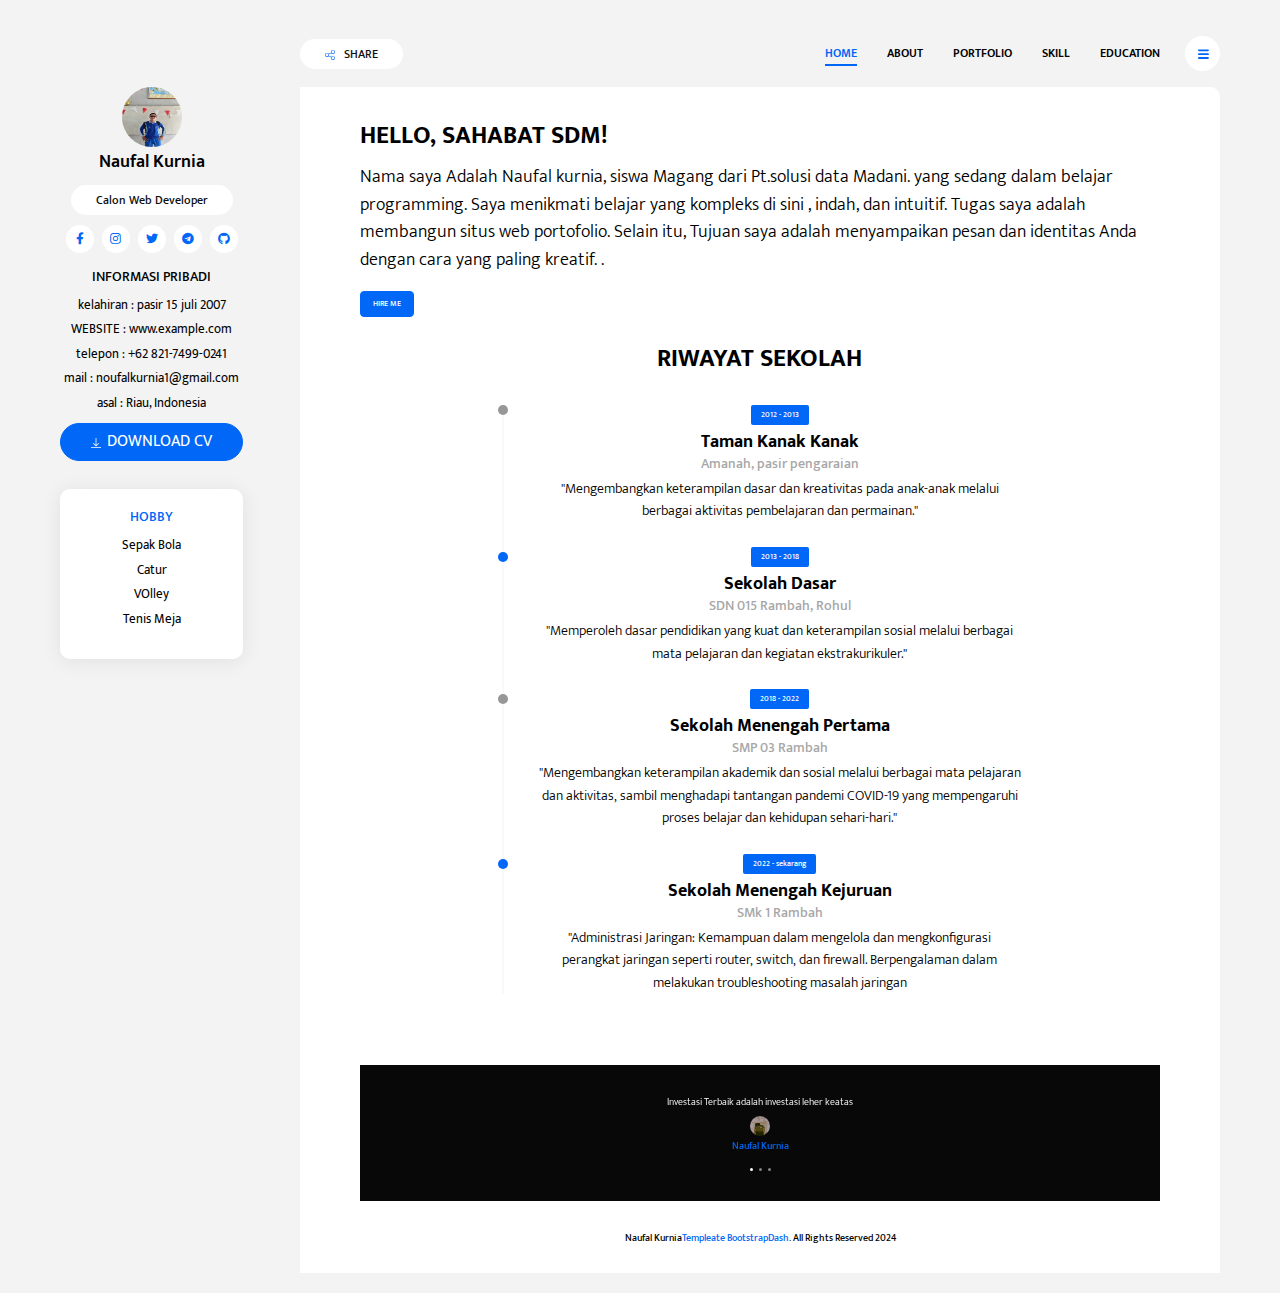
<file: index.html>
<!DOCTYPE html>
<html lang="en">

<head>
    <meta charset="UTF-8">
    <meta name="viewport" content="width=device-width, initial-scale=1.0">
    <meta http-equiv="X-UA-Compatible" content="ie=edge">
    <title>CV :: Home</title>
    <link href="https://fonts.googleapis.com/css?family=Mukta:300,400,500,600,700&display=swap" rel="stylesheet">
    <link rel="stylesheet" href="assets/vendors/@fortawesome/fontawesome-free/css/all.min.css">
    <link rel="stylesheet" href="assets/css/live-resume.css">
    <link rel="stylesheet" href="style.css">
</head>

<body>
    <header>
        <button class="btn btn-white btn-share ml-auto mr-3 ml-md-0 mr-md-auto"><img src="assets/images/share.svg" alt="share" class="btn-img">
            SHARE</button>
        <nav class="collapsible-nav" id="collapsible-nav">

            <a href="index.html" class="nav-link active ">HOME</a>
            <a href="about.html" class="nav-link">ABOUT</a>
            <a href="portfolio.html" class="nav-link">PORTFOLIO</a>
            <a href="experience.html" class="nav-link">skill</a>
            <a href="education.html" class="nav-link">Education</a>
            <a href="contact.html" class="nav-link">CONTACT</a>
        
        </nav>
        <button class="btn btn-menu-toggle btn-white rounded-circle" data-toggle="collapsible-nav"
            data-target="collapsible-nav"><img src="assets/images/hamburger.svg" alt="hamburger"></button>
    </header>
    <div class="content-wrapper">
        <aside>
            <div class="profile-img-wrapper">
                <img src="assets/images/bio9.jpg" alt="profile">
            </div>
            <h1 class="profile-name">Naufal Kurnia</h1>
            <div class="text-center">
                <span class="badge badge-white badge-pill profile-designation">Calon Web Developer</span>
            </div>
            <nav class="social-links">
                <a href="#!" class="social-link"><i class="fab fa-facebook-f"></i></a>
                <a href="#!" class="social-link"><i class="fab fa-instagram"></i></a>
                <a href="#!" class="social-link"><i class="fab fa-twitter"></i></a>
                <a href="#!" class="social-link"><i class="fab fa-telegram"></i></a>
                <a href="#!" class="social-link"><i class="fab fa-github"></i></a>
            </nav>
            <div class="widget">
                <h5 class="widget-title">Informasi Pribadi</h5>
                <div class="widget-content">
                    <p>kelahiran : pasir 15 juli 2007</p>
                    <p>WEBSITE : www.example.com</p>
                    <p>telepon : +62 821-7499-0241</p>
                    <p>mail : noufalkurnia1@gmail.com</p>
                    <p>asal : Riau, Indonesia</p>
                    <button class="btn btn-download-cv btn-primary rounded-pill"> <img src="assets/images/download.svg" alt="download"
                        class="btn-img">DOWNLOAD CV </button>
                </div>
            </div>
            <div class="widget card">
                <div class="card-body">
                    <div class="widget-content">
                        <h5 class="widget-title card-title">HoBBy</h5>
                        <p>Sepak Bola</p>
                        <p>Catur</p>
                        <p>VOlley</p>
                        <p>Tenis Meja</p>
                    </div>
                </div>
            </div>
        </aside>
        <main>
            <section class="intro-section">
                <h2 class="section-title">Hello, Sahabat SDM!</h2>
                <p class="fs-1">Nama saya Adalah Naufal kurnia, siswa Magang dari Pt.solusi data Madani. yang sedang dalam belajar programming. Saya menikmati belajar  yang kompleks di sini , indah, dan intuitif. Tugas saya adalah membangun situs web portofolio. Selain itu, Tujuan saya adalah menyampaikan pesan dan identitas Anda dengan cara yang paling kreatif.

                    .</p>
                <a href="#!" class="btn btn-primary btn-hire-me">HIRE ME</a>
            </section>
<section class="resume-section ">
                <div class="row">
                    <div class="col-lg-2"></div>
                    <div class="col-lg-8 text-center">
                     
                        <h2 class="section-title">Riwayat Sekolah</h2>
                        <ul class="time-line">
                            <li class="time-line-item">
                                <span class="badge badge-primary">2012 - 2013</span>
                                <h4 class="time-line-item-title">Taman Kanak Kanak</h4>
                                <h5 class="time-line-item-subtitle">Amanah, pasir pengaraian</h5>
                                <h5 class="time-line-item-content">"Mengembangkan keterampilan dasar dan kreativitas pada anak-anak melalui berbagai aktivitas pembelajaran dan permainan."
                                </h5>

                            </li>
                            <li class="time-line-item">
                                <span class="badge badge-primary">2013 - 2018</span>
                                <h6 class="time-line-item-title">Sekolah Dasar </h6>
                                <p class="time-line-item-subtitle">SDN 015 Rambah, Rohul</p>
                                <p class="time-line-item-content">"Memperoleh dasar pendidikan yang kuat dan keterampilan sosial melalui berbagai mata pelajaran dan kegiatan ekstrakurikuler."


                                </p>
                            </li>
                            <li class="time-line-item">
                                <span class="badge badge-primary">2018 - 2022</span>
                                <h6 class="time-line-item-title">Sekolah Menengah Pertama</h6>
                                <p class="time-line-item-subtitle">SMP 03 Rambah</p>
                                <p class="time-line-item-content">"Mengembangkan keterampilan akademik dan sosial melalui berbagai mata pelajaran dan aktivitas, sambil menghadapi tantangan pandemi COVID-19 yang mempengaruhi proses belajar dan kehidupan sehari-hari."
                                </p>
                            </li>

                            <li class="time-line-item">
                                <span class="badge badge-primary">2022 - sekarang</span>
                                <h6 class="time-line-item-title">Sekolah Menengah Kejuruan</h6>
                                <p class="time-line-item-subtitle">SMk 1 Rambah</p>
                                <p class="time-line-item-content">"Administrasi Jaringan:</strong> Kemampuan dalam mengelola dan mengkonfigurasi perangkat jaringan seperti router, switch, dan firewall. Berpengalaman dalam melakukan troubleshooting masalah jaringan
                                </p>
                            </li>
                        </ul>
                    </div>
<div class="col-lg-2"></div>
                </div>
            </section>
            <section class="testimonial-section">
                <div id="testimonialCarousel" class="testimonial-carousel carousel slide" data-ride="carousel">
                    <div class="carousel-inner">
                        <div class="carousel-item active">
                            <p class="testimonial-content">Investasi Terbaik adalah investasi leher keatas</p>
                            <img src="assets/images/fotobio4.jpg" alt="profile" class="testimonial-img">
                            <p class="testimonial-name">Naufal Kurnia</p>
                        </div>
                        <div class="carousel-item">
                            <p class="testimonial-content">Nakal boleh, Jahat jangan apalagi sampai Narkoba.</p>
                            <img src="assets/images/fotobio2.jpg" alt="profile" class="testimonial-img">
                            <p class="testimonial-name">Naufal Kurnia</p>
                        </div>
                        <div class="carousel-item">
                            <p class="testimonial-content">100 Karya Belum Tentu Di minati apalagi jika anda tidak Berkarya, maka Berkaryalah</p>
                            <img src="assets/images/fotobio.jpg" alt="profile" class="testimonial-img">
                            <p class="testimonial-name">Naufal Kurnia</p>
                        </div>
                    </div>
                    <ol class="carousel-indicators">
                        <li data-target="#testimonialCarousel" data-slide-to="0" class="active"></li>
                        <li data-target="#testimonialCarousel" data-slide-to="1"></li>
                        <li data-target="#testimonialCarousel" data-slide-to="2"></li>
                    </ol>
                </div>
            </section>

            <footer>Naufal Kurnia<a href="https://www.bootstrapdash.com" target="_blank" rel="noopener noreferrer">Templeate BootstrapDash</a>. All Rights Reserved 2024</footer>
        </main>
    </div>
    <script src="assets/vendors/jquery/dist/jquery.min.js"></script>
    <script src="assets/vendors/@popperjs/core/dist/umd/popper-base.min.js"></script>
    <script src="assets/vendors/bootstrap/dist/js/bootstrap.min.js"></script>
    <script src="assets/js/live-resume.js"></script>
</body>

</html>
</file>
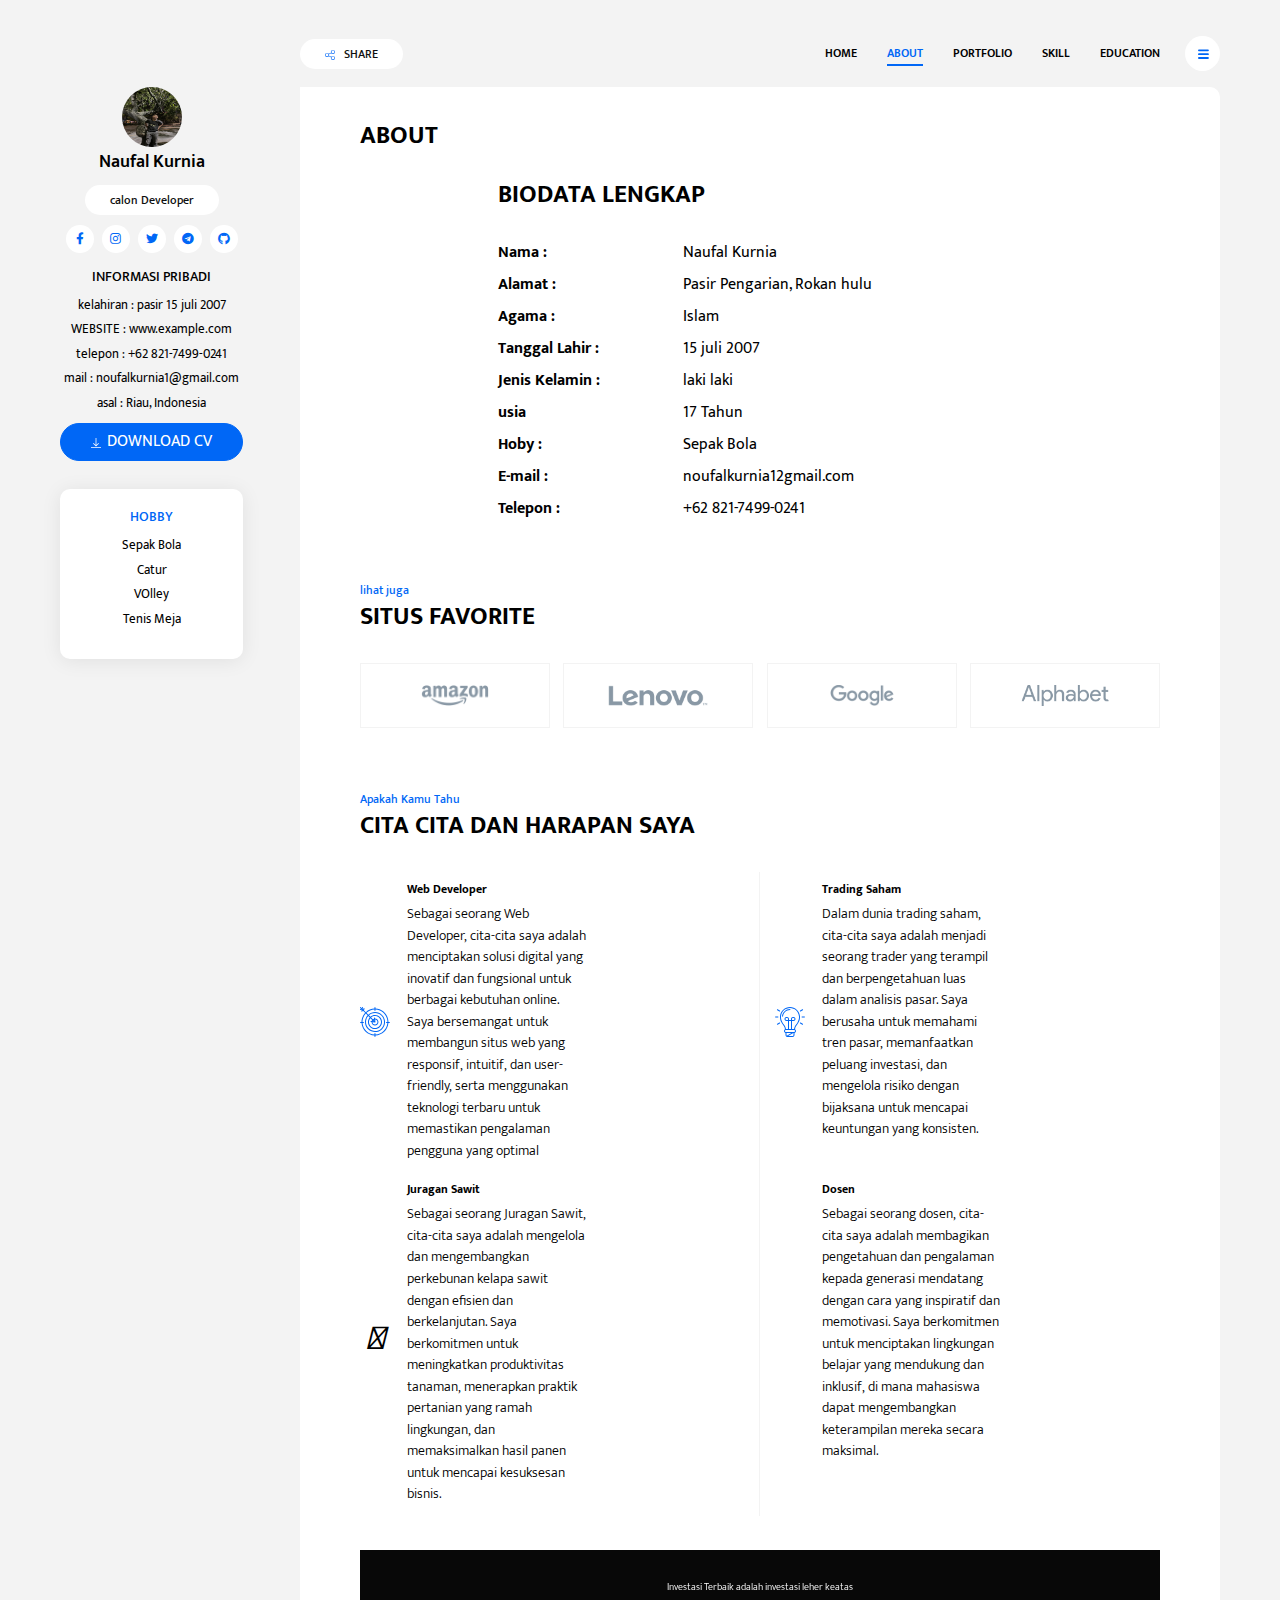
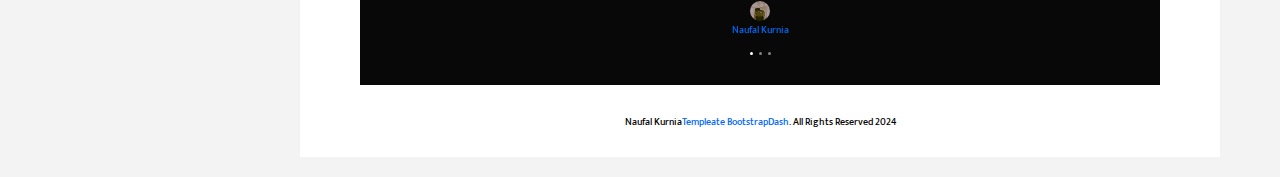
<file: about.html>
<!DOCTYPE html>
<html lang="en">

<head>
    <meta charset="UTF-8">
    <meta name="viewport" content="width=device-width, initial-scale=1.0">
    <meta http-equiv="X-UA-Compatible" content="ie=edge">
    <title>Live Resume :: Resume</title>
    <link href="https://fonts.googleapis.com/css?family=Mukta:300,400,500,600,700&display=swap" rel="stylesheet">
    <link rel="stylesheet" href="assets/vendors/@fortawesome/fontawesome-free/css/all.min.css">
    <link rel="stylesheet" href="assets/css/live-resume.css">
    <link rel="stylesheet" href="https://cdnjs.cloudflare.com/ajax/libs/font-awesome/6.6.0/css/all.min.css" integrity="sha512-Kc323vGBEqzTmouAECnVceyQqyqdsSiqLQISBL29aUW4U/M7pSPA/gEUZQqv1cwx4OnYxTxve5UMg5GT6L4JJg==" crossorigin="anonymous" referrerpolicy="no-referrer" />
    <link rel="stylesheet" href="style.css">
</head>

<body>
    <header>
        <button class="btn btn-white btn-share ml-auto mr-3 ml-md-0 mr-md-auto"><img src="assets/images/share.svg" alt="share" class="btn-img">
            SHARE</button>
        <nav class="collapsible-nav" id="collapsible-nav">
            <a href="index.html" class="nav-link">HOME</a>
            <a href="about.html" class="nav-link active">ABOUT</a>
            <a href="portfolio.html" class="nav-link">PORTFOLIO</a>
            <a href="experience.html" class="nav-link">skill</a>
            <a href="education.html" class="nav-link"> Education</a>
            <a href="contact.html" class="nav-link">CONTACT</a>        
        </nav>
        <button class="btn btn-menu-toggle btn-white rounded-circle" data-toggle="collapsible-nav"
            data-target="collapsible-nav"><img src="assets/images/hamburger.svg" alt="hamburger"></button>
    </header>
    <div class="content-wrapper">
        <aside>
            <div class="profile-img-wrapper">
                <img src="assets/images/fotobio.jpg" alt="profile">
            </div>
            <h1 class="profile-name">Naufal Kurnia</h1>
            <div class="text-center">
                <span class="badge badge-white badge-pill profile-designation">calon Developer</span>
            </div>
            <nav class="social-links">
                <a href="#!" class="social-link"><i class="fab fa-facebook-f"></i></a>
                <a href="#!" class="social-link"><i class="fab fa-instagram"></i></a>
                <a href="#!" class="social-link"><i class="fab fa-twitter"></i></a>
                <a href="#!" class="social-link"><i class="fab fa-telegram"></i></a>
                <a href="#!" class="social-link"><i class="fab fa-github"></i></a>
            </nav>
            <div class="widget">
                <h5 class="widget-title">Informasi Pribadi</h5>
                <div class="widget-content">
                    <p>kelahiran : pasir 15 juli 2007</p>
                    <p>WEBSITE : www.example.com</p>
                    <p>telepon : +62 821-7499-0241</p>
                    <p>mail : noufalkurnia1@gmail.com</p>
                    <p>asal : Riau, Indonesia</p>
                    <button class="btn btn-download-cv btn-primary rounded-pill"> <img src="assets/images/download.svg" alt="download"
                        class="btn-img">DOWNLOAD CV </button>
                </div>
            </div>
            <div class="widget card">
                <div class="card-body">
                    <div class="widget-content">
                        <h5 class="widget-title card-title">HoBBy</h5>
                        <p>Sepak Bola</p>
                        <p>Catur</p>
                        <p>VOlley</p>
                        <p>Tenis Meja</p>
                    </div>
                </div>
            </div>
        </aside>
        <main>
            <section class="resume-section">
                <h2 class="section-title">ABOUT</h2>
                <div class="row">
                    <div class="col-lg-8 offset-2">
                      
                        <h2 class="section-title mr-3">Biodata Lengkap</h2>
                                   
                                           <ul class="list-unstyled">
                                            <div class="row mb-2">
                                                <div class="col-lg-4"><strong>Nama :</strong></div>
                                                <div class="col-lg-8">Naufal Kurnia</div>
                                            </div>
                                            <div class="row mb-2">
                                                <div class="col-lg-4"><strong>Alamat :</strong></div>
                                                <div class="col-lg-8">Pasir Pengarian, Rokan hulu</div>
                                            </div>
                                            <div class="row mb-2">
                                                <div class="col-lg-4"><strong>Agama :</strong></div>
                                                <div class="col-lg-8">Islam</div>
                                            </div>
                                            <div class="row mb-2">
                                                <div class="col-lg-4 col-12"><strong>Tanggal Lahir :</strong></div>
                                                <div class="col-lg-8 col-12"> 15 juli 2007</div>
                                            </div>
                                            <div class="row mb-2">
                                                <div class="col-lg-4 col-12"><strong>Jenis Kelamin :</strong></div>
                                                <div class="col-lg-8 col-12">laki laki</div>
                                            </div>
                                            <div class="row mb-2">
                                                <div class="col-lg-4 col-12"><strong>usia</strong></div>
                                                <div class="col-lg-8 col-12">17 Tahun</div>
                                            </div>
                                            <div class="row mb-2">
                                                <div class="col-lg-4 col-12"><strong>Hoby :</strong></div>
                                                <div class="col-lg-8 col-12">Sepak Bola</div>
                                            </div>
                                            <div class="row mb-2">
                                                <div class="col-lg-4 col-12"><strong>E-mail :</strong></div>
                                                <div class="col-lg-8 col-12">noufalkurnia12gmail.com</div>
                                            </div>
                                            <div class="row mb-2">
                                                <div class="col-lg-4 col-12"><strong>Telepon :</strong></div>
                                                <div class="col-lg-8 col-12">+62 821-7499-0241</div>
                                            </div>
                                        </ul>
                            

                    </div>
               
                </div>
            </section>
            <section class="clients-section">
                <h6 class="section-subtitle">lihat juga</h6>
                <h2 class="section-title">Situs Favorite</h2>
                <div class="client-logos-wrapper">
                    <div class="client-logo"><img src="assets/images/Clients_1.svg" alt="logo" class="w-100"></div>
                    <div class="client-logo"><img src="assets/images/Clients_2.svg" alt="logo" class="w-100"></div>
                    <div class="client-logo"><img src="assets/images/Clients_3.svg" alt="logo" class="w-100"></div>
                    <div class="client-logo"><img src="assets/images/Clients_4.svg" alt="logo" class="w-100"></div>
                </div>
            </section>
            <section class="services-section">
                <h6 class="section-subtitle">Apakah Kamu Tahu </h6>
                <h2 class="section-title">Cita Cita dan harapan saya</h2>
                <div class="row">
                    <div class="media service-card col-lg-6">
                        <div class="service-icon">
                            <img src="assets/images/001-target.svg" alt="target">
                        </div>
                        <div class="media-body">
                            <h5 class="service-title">Web Developer</h5>
                            <p class="service-description">Sebagai seorang Web Developer, cita-cita saya adalah menciptakan solusi digital yang inovatif dan fungsional untuk berbagai kebutuhan online. Saya bersemangat untuk membangun situs web yang responsif, intuitif, dan user-friendly, serta menggunakan teknologi terbaru untuk memastikan pengalaman pengguna yang optimal</p>
                        </div>
                    </div>
                    <div class="media service-card col-lg-6">
                        <div class="service-icon">
                            <img src="assets/images/003-idea.svg" alt="bulb">
                        </div>
                        <div class="media-body">
                            <h5 class="service-title">Trading Saham</h5>
                            <p class="service-description">Dalam dunia trading saham, cita-cita saya adalah menjadi seorang trader yang terampil dan berpengetahuan luas dalam analisis pasar. Saya berusaha untuk memahami tren pasar, memanfaatkan peluang investasi, dan mengelola risiko dengan bijaksana untuk mencapai keuntungan yang konsisten. 
                            </p>
                        </div>
                    </div>
                    <div class="media service-card col-lg-6">
                        <div class="service-icon">
                            <i class="fa-sharp fa-solid fa-seedling h2"></i>
                        </div>
                        <div class="media-body">
                            <h5 class="service-title">Juragan Sawit</h5>
                            <p class="service-description">Sebagai seorang Juragan Sawit, cita-cita saya adalah mengelola dan mengembangkan perkebunan kelapa sawit dengan efisien dan berkelanjutan. Saya berkomitmen untuk meningkatkan produktivitas tanaman, menerapkan praktik pertanian yang ramah lingkungan, dan memaksimalkan hasil panen untuk mencapai kesuksesan bisnis. 
                            </p>
                        </div>
                    </div>
                    <div class="media service-card col-lg-6">
                        <div class="service-icon">
                            <i class="fa-solid fa-chalkboard-user h2"></i>
                        </div>
                        <div class="media-body">
                            <h5 class="service-title">Dosen</h5>
                            <p class="service-description">Sebagai seorang dosen, cita-cita saya adalah membagikan pengetahuan dan pengalaman kepada generasi mendatang dengan cara yang inspiratif dan memotivasi. Saya berkomitmen untuk menciptakan lingkungan belajar yang mendukung dan inklusif, di mana mahasiswa dapat mengembangkan keterampilan mereka secara maksimal. 
                            </p>
                        </div>
                    </div>
                </div>
            </section>

           <section class="testimonial-section">
                <div id="testimonialCarousel" class="testimonial-carousel carousel slide" data-ride="carousel">
                    <div class="carousel-inner">
                        <div class="carousel-item active">
                            <p class="testimonial-content">Investasi Terbaik adalah investasi leher keatas</p>
                            <img src="assets/images/fotobio4.jpg" alt="profile" class="testimonial-img">
                            <p class="testimonial-name">Naufal Kurnia</p>
                        </div>
                        <div class="carousel-item">
                            <p class="testimonial-content">Nakal boleh, Jahat jangan apalagi sampai Narkoba.</p>
                            <img src="assets/images/fotobio2.jpg" alt="profile" class="testimonial-img">
                            <p class="testimonial-name">Naufal Kurnia</p>
                        </div>
                        <div class="carousel-item">
                            <p class="testimonial-content">100 Karya Belum Tentu Di minati apalagi jika anda tidak Berkarya, maka Berkaryalah</p>
                            <img src="assets/images/fotobio.jpg" alt="profile" class="testimonial-img">
                            <p class="testimonial-name">Naufal Kurnia</p>
                        </div>
                    </div>
                    <ol class="carousel-indicators">
                        <li data-target="#testimonialCarousel" data-slide-to="0" class="active"></li>
                        <li data-target="#testimonialCarousel" data-slide-to="1"></li>
                        <li data-target="#testimonialCarousel" data-slide-to="2"></li>
                    </ol>
                </div>
            </section>

            <footer>Naufal Kurnia<a href="https://www.bootstrapdash.com" target="_blank" rel="noopener noreferrer">Templeate BootstrapDash</a>. All Rights Reserved 2024</footer>
        </main>
    </div>
    <script src="assets/vendors/jquery/dist/jquery.min.js"></script>
    <script src="assets/vendors/@popperjs/core/dist/umd/popper-base.min.js"></script>
    <script src="assets/vendors/bootstrap/dist/js/bootstrap.min.js"></script>
    <script src="assets/js/live-resume.js"></script>
</body>

</html>
</file>
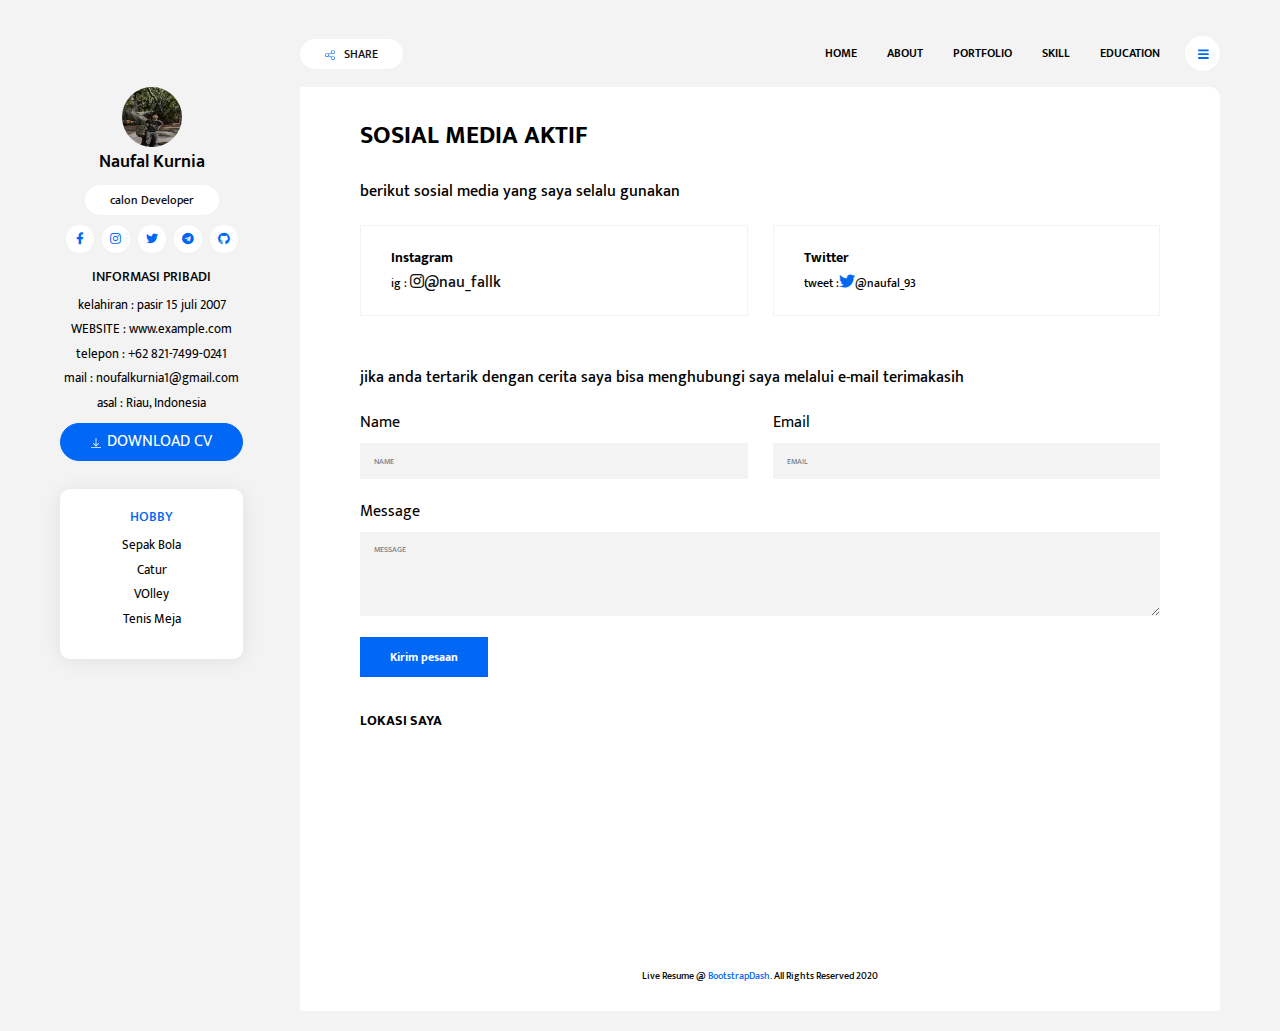
<file: contact.html>
<!DOCTYPE html>
<html lang="en">

<head>
    <meta charset="UTF-8">
    <meta name="viewport" content="width=device-width, initial-scale=1.0">
    <meta http-equiv="X-UA-Compatible" content="ie=edge">
    <title>Live Resume :: Portfolio</title>
    <link href="https://fonts.googleapis.com/css?family=Mukta:300,400,500,600,700&display=swap" rel="stylesheet">
    <link rel="stylesheet" href="assets/vendors/@fortawesome/fontawesome-free/css/all.min.css">
    <link rel="stylesheet" href="assets/css/live-resume.css">
    <link rel="stylesheet" href="style.css">
</head>

<body>
    <header>
        <button class="btn btn-white btn-share ml-auto mr-3 ml-md-0 mr-md-auto"><img src="assets/images/share.svg" alt="share" class="btn-img">
            SHARE</button>
            <nav class="collapsible-nav" id="collapsible-nav">
                <a href="index.html" class="nav-link">HOME</a>
                <a href="about.html" class="nav-link">ABOUT</a>
                <a href="portfolio.html" class="nav-link ">PORTFOLIO</a>
                <a href="experience.html" class="nav-link">skill</a>
                <a href="education.html" class="nav-link">EDUCATION</a>
                <a href="contact.html" class="nav-link active">CONTACT</a>        
            </nav>
        <button class="btn btn-menu-toggle btn-white rounded-circle" data-toggle="collapsible-nav"
            data-target="collapsible-nav"><img src="assets/images/hamburger.svg" alt="hamburger"></button>
    </header>
    <div class="content-wrapper">
        <aside>
            <div class="profile-img-wrapper">
                <img src="assets/images/fotobio.jpg" alt="profile">
            </div>
            <h1 class="profile-name">Naufal Kurnia</h1>
            <div class="text-center">
                <span class="badge badge-white badge-pill profile-designation">calon Developer</span>
            </div>
            <nav class="social-links">
                <a href="#!" class="social-link"><i class="fab fa-facebook-f"></i></a>
                <a href="#!" class="social-link"><i class="fab fa-instagram"></i></a>
                <a href="#!" class="social-link"><i class="fab fa-twitter"></i></a>
                <a href="#!" class="social-link"><i class="fab fa-telegram"></i></a>
                <a href="#!" class="social-link"><i class="fab fa-github"></i></a>
            </nav>
            <div class="widget">
                <h5 class="widget-title">Informasi Pribadi</h5>
                <div class="widget-content">
                    <p>kelahiran : pasir 15 juli 2007</p>
                    <p>WEBSITE : www.example.com</p>
                    <p>telepon : +62 821-7499-0241</p>
                    <p>mail : noufalkurnia1@gmail.com</p>
                    <p>asal : Riau, Indonesia</p>
                    <button class="btn btn-download-cv btn-primary rounded-pill"> <img src="assets/images/download.svg" alt="download"
                        class="btn-img">DOWNLOAD CV </button>
                </div>
            </div>
            <div class="widget card">
                <div class="card-body">
                    <div class="widget-content">
                        <h5 class="widget-title card-title">HoBBy</h5>
                        <p>Sepak Bola</p>
                        <p>Catur</p>
                        <p>VOlley</p>
                        <p>Tenis Meja</p>
                    </div>
                </div>
            </div>
        </aside>
        <main>
            <section class="contact-section">
                <h2 class="section-title">Sosial Media aktif</h2>
                <h6 class="mb-4 ">berikut sosial media yang saya selalu gunakan</h6>
                
                <div class="contact-cards-wrapper">
                    <div class="contact-card">
                        <h5 class="contact-card-title mb-2">Instagram</h5>
                        <h6 class="contact-card-content">ig : <a href="https://www.instagram.com/nau_fallk/profilecard/?igsh=MThjzmdzc2k3azZmdzc2k3azZhag" class=" text-dark h6"><i class="fab fa-instagram"></i>@nau_fallk</a></h6>
                    </div>
                    <div class="contact-card">
                        <h5 class="contact-card-title mb-2">Twitter</h5>
                        <h6 class="contact-card-content" >tweet :<a href="twitter.com" class="h6"><i class="fab fa-twitter"></i></a>@naufal_93</h6>
                    </div>
                </div>

                

                <div class="mt-4">
                <h6 class="mb-4">jika anda tertarik dengan cerita saya bisa menghubungi saya melalui e-mail terimakasih</h6>
                <form action="#!" class="contact-form">
                    <div class="form-group form-group-name">
                      <label for="name" class="">Name</label>
                      <input type="text" name="name" id="name" class="form-control" placeholder="NAME">
                    </div>
                    <div class="form-group form-group-email">
                        <label for="email" class="">Email</label>
                        <input type="email" name="email" id="email" class="form-control" placeholder="EMAIL">
                    </div>
                    <div class="form-group">
                        <label for="message" class="">Message</label>
                        <textarea name="message" id="message" class="form-control" placeholder="MESSAGE" rows="5"></textarea>
                    </div>
                    <button type="submit" class="btn btn-primary form-submit-btn">Kirim pesaan</button>
                </form>
            </div>

            </section>
            <section class="location-section">
                <h5 class="section-title">Lokasi Saya</h5>

                <div class="map-wrapper embed-responsive embed-responsive-16by9"">
                    <iframe src="https://www.google.com/maps/embed?pb=!1m18!1m12!1m3!1d31917.259515507893!2d101.40534674460747!3d0.5145348310706899!2m3!1f0!2f0!3f0!3m2!1i1024!2i768!4f13.1!3m3!1m2!1s0x31d5a956372b378d%3A0xde1d04f3df11047b!2sLabuh%20Baru%20Tim.%2C%20Kec.%20Payung%20Sekaki%2C%20Kota%20Pekanbaru%2C%20Riau!5e0!3m2!1sid!2sid!4v1725268451723!5m2!1sid!2sid" width="600" height="450" style="border:0;" allowfullscreen="" loading="lazy" referrerpolicy="no-referrer-when-downgrade"></iframe>
                </div>
            </section>
            <footer>Live Resume @ <a href="https://www.bootstrapdash.com" target="_blank" rel="noopener noreferrer">BootstrapDash</a>. All Rights Reserved 2020</footer>
        </main>
    </div>
    <script src="assets/vendors/jquery/dist/jquery.min.js"></script>
    <script src="assets/vendors/@popperjs/core/dist/umd/popper-base.min.js"></script>
    <script src="assets/vendors/bootstrap/dist/js/bootstrap.min.js"></script>
    <script src="assets/vendors/entry/jq.entry.min.js"></script>
    <script src="assets/js/live-resume.js"></script>
</body>

</html>
</file>
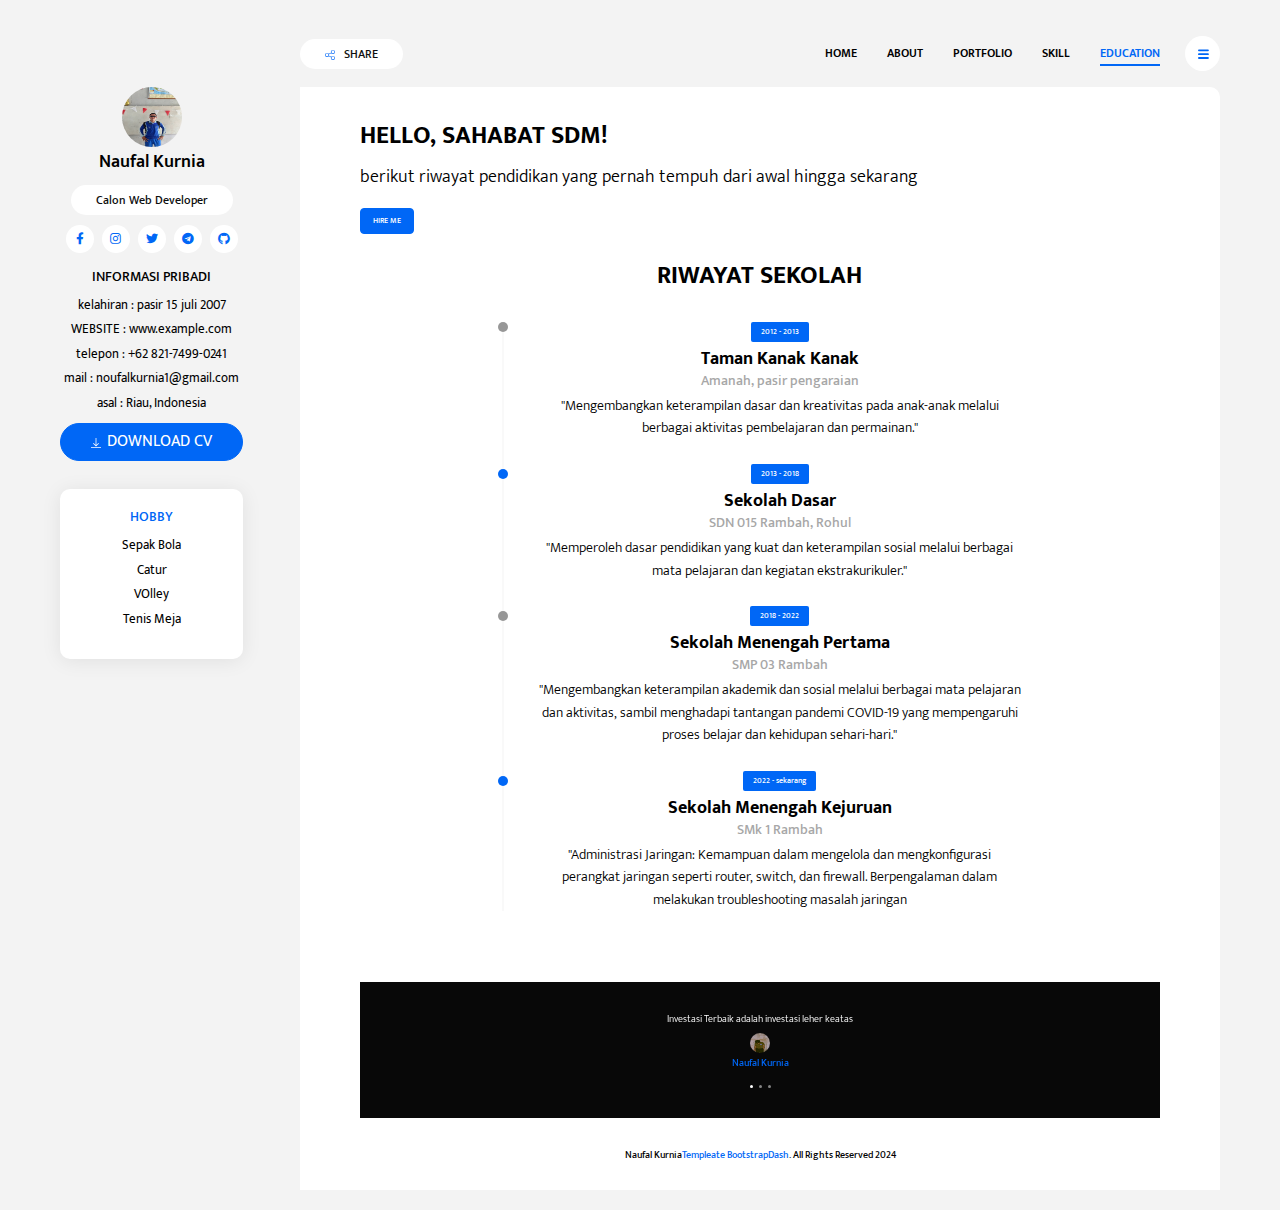
<file: education.html>
<!DOCTYPE html>
<html lang="en">

<head>
    <meta charset="UTF-8">
    <meta name="viewport" content="width=device-width, initial-scale=1.0">
    <meta http-equiv="X-UA-Compatible" content="ie=edge">
    <title>CV :: Home</title>
    <link href="https://fonts.googleapis.com/css?family=Mukta:300,400,500,600,700&display=swap" rel="stylesheet">
    <link rel="stylesheet" href="assets/vendors/@fortawesome/fontawesome-free/css/all.min.css">
    <link rel="stylesheet" href="assets/css/live-resume.css">
    <link rel="stylesheet" href="style.css">
</head>

<body>
    <header>
        <button class="btn btn-white btn-share ml-auto mr-3 ml-md-0 mr-md-auto"><img src="assets/images/share.svg" alt="share" class="btn-img">
            SHARE</button>
        <nav class="collapsible-nav" id="collapsible-nav">
            <a href="index.html" class="nav-link ">HOME</a>
            <a href="about.html" class="nav-link">ABOUT</a>
            <a href="portfolio.html" class="nav-link">PORTFOLIO</a>
            <a href="experience.html" class="nav-link">skill</a>
            <a href="education.html" class="nav-link active">Education</a>
            <a href="contact.html" class="nav-link">CONTACT</a>
        </nav>
        <button class="btn btn-menu-toggle btn-white rounded-circle" data-toggle="collapsible-nav"
            data-target="collapsible-nav"><img src="assets/images/hamburger.svg" alt="hamburger"></button>
    </header>
    <div class="content-wrapper">
        <aside>
            <div class="profile-img-wrapper">
                <img src="assets/images/bio9.jpg" alt="profile">
            </div>
            <h1 class="profile-name">Naufal Kurnia</h1>
            <div class="text-center">
                <span class="badge badge-white badge-pill profile-designation">Calon Web Developer</span>
            </div>
            <nav class="social-links">
                <a href="#!" class="social-link"><i class="fab fa-facebook-f"></i></a>
                <a href="#!" class="social-link"><i class="fab fa-instagram"></i></a>
                <a href="#!" class="social-link"><i class="fab fa-twitter"></i></a>
                <a href="#!" class="social-link"><i class="fab fa-telegram"></i></a>
                <a href="#!" class="social-link"><i class="fab fa-github"></i></a>
            </nav>
            <div class="widget">
                <h5 class="widget-title">Informasi Pribadi</h5>
                <div class="widget-content">
                    <p>kelahiran : pasir 15 juli 2007</p>
                    <p>WEBSITE : www.example.com</p>
                    <p>telepon : +62 821-7499-0241</p>
                    <p>mail : noufalkurnia1@gmail.com</p>
                    <p>asal : Riau, Indonesia</p>
                    <button class="btn btn-download-cv btn-primary rounded-pill"> <img src="assets/images/download.svg" alt="download"
                        class="btn-img">DOWNLOAD CV </button>
                </div>
            </div>
            <div class="widget card">
                <div class="card-body">
                    <div class="widget-content">
                        <h5 class="widget-title card-title">HoBBy</h5>
                        <p>Sepak Bola</p>
                        <p>Catur</p>
                        <p>VOlley</p>
                        <p>Tenis Meja</p>
                    </div>
                </div>
            </div>
        </aside>
        <main>
            <section class="intro-section">
                <h2 class="section-title">Hello, Sahabat SDM!</h2>
                <p class="fs-1">berikut riwayat pendidikan yang pernah tempuh dari awal hingga sekarang

                    </p>
                <a href="#!" class="btn btn-primary btn-hire-me">HIRE ME</a>
            </section>
<section class="resume-section ">
                <div class="row">
                    <div class="col-lg-2"></div>
                    <div class="col-lg-8 text-center">
                     
                        <h2 class="section-title">Riwayat Sekolah</h2>
                        <ul class="time-line">
                            <li class="time-line-item">
                                <span class="badge badge-primary">2012 - 2013</span>
                                <h4 class="time-line-item-title">Taman Kanak Kanak</h4>
                                <h5 class="time-line-item-subtitle">Amanah, pasir pengaraian</h5>
                                <h5 class="time-line-item-content">"Mengembangkan keterampilan dasar dan kreativitas pada anak-anak melalui berbagai aktivitas pembelajaran dan permainan."
                                </h5>

                            </li>
                            <li class="time-line-item">
                                <span class="badge badge-primary">2013 - 2018</span>
                                <h6 class="time-line-item-title">Sekolah Dasar </h6>
                                <p class="time-line-item-subtitle">SDN 015 Rambah, Rohul</p>
                                <p class="time-line-item-content">"Memperoleh dasar pendidikan yang kuat dan keterampilan sosial melalui berbagai mata pelajaran dan kegiatan ekstrakurikuler."


                                </p>
                            </li>
                            <li class="time-line-item">
                                <span class="badge badge-primary">2018 - 2022</span>
                                <h6 class="time-line-item-title">Sekolah Menengah Pertama</h6>
                                <p class="time-line-item-subtitle">SMP 03 Rambah</p>
                                <p class="time-line-item-content">"Mengembangkan keterampilan akademik dan sosial melalui berbagai mata pelajaran dan aktivitas, sambil menghadapi tantangan pandemi COVID-19 yang mempengaruhi proses belajar dan kehidupan sehari-hari."
                                </p>
                            </li>

                            <li class="time-line-item">
                                <span class="badge badge-primary">2022 - sekarang</span>
                                <h6 class="time-line-item-title">Sekolah Menengah Kejuruan</h6>
                                <p class="time-line-item-subtitle">SMk 1 Rambah</p>
                                <p class="time-line-item-content">"Administrasi Jaringan:</strong> Kemampuan dalam mengelola dan mengkonfigurasi perangkat jaringan seperti router, switch, dan firewall. Berpengalaman dalam melakukan troubleshooting masalah jaringan
                                </p>
                            </li>
                        </ul>
                    </div>
<div class="col-lg-2"></div>
                </div>
            </section>
            <section class="testimonial-section">
                <div id="testimonialCarousel" class="testimonial-carousel carousel slide" data-ride="carousel">
                    <div class="carousel-inner">
                        <div class="carousel-item active">
                            <p class="testimonial-content">Investasi Terbaik adalah investasi leher keatas</p>
                            <img src="assets/images/fotobio4.jpg" alt="profile" class="testimonial-img">
                            <p class="testimonial-name">Naufal Kurnia</p>
                        </div>
                        <div class="carousel-item">
                            <p class="testimonial-content">Nakal boleh, Jahat jangan apalagi sampai Narkoba.</p>
                            <img src="assets/images/fotobio2.jpg" alt="profile" class="testimonial-img">
                            <p class="testimonial-name">Naufal Kurnia</p>
                        </div>
                        <div class="carousel-item">
                            <p class="testimonial-content">100 Karya Belum Tentu Di minati apalagi jika anda tidak Berkarya, maka Berkaryalah</p>
                            <img src="assets/images/fotobio.jpg" alt="profile" class="testimonial-img">
                            <p class="testimonial-name">Naufal Kurnia</p>
                        </div>
                    </div>
                    <ol class="carousel-indicators">
                        <li data-target="#testimonialCarousel" data-slide-to="0" class="active"></li>
                        <li data-target="#testimonialCarousel" data-slide-to="1"></li>
                        <li data-target="#testimonialCarousel" data-slide-to="2"></li>
                    </ol>
                </div>
            </section>

            <footer>Naufal Kurnia<a href="https://www.bootstrapdash.com" target="_blank" rel="noopener noreferrer">Templeate BootstrapDash</a>. All Rights Reserved 2024</footer>
        </main>
    </div>
    <script src="assets/vendors/jquery/dist/jquery.min.js"></script>
    <script src="assets/vendors/@popperjs/core/dist/umd/popper-base.min.js"></script>
    <script src="assets/vendors/bootstrap/dist/js/bootstrap.min.js"></script>
    <script src="assets/js/live-resume.js"></script>
</body>

</html>
</file>
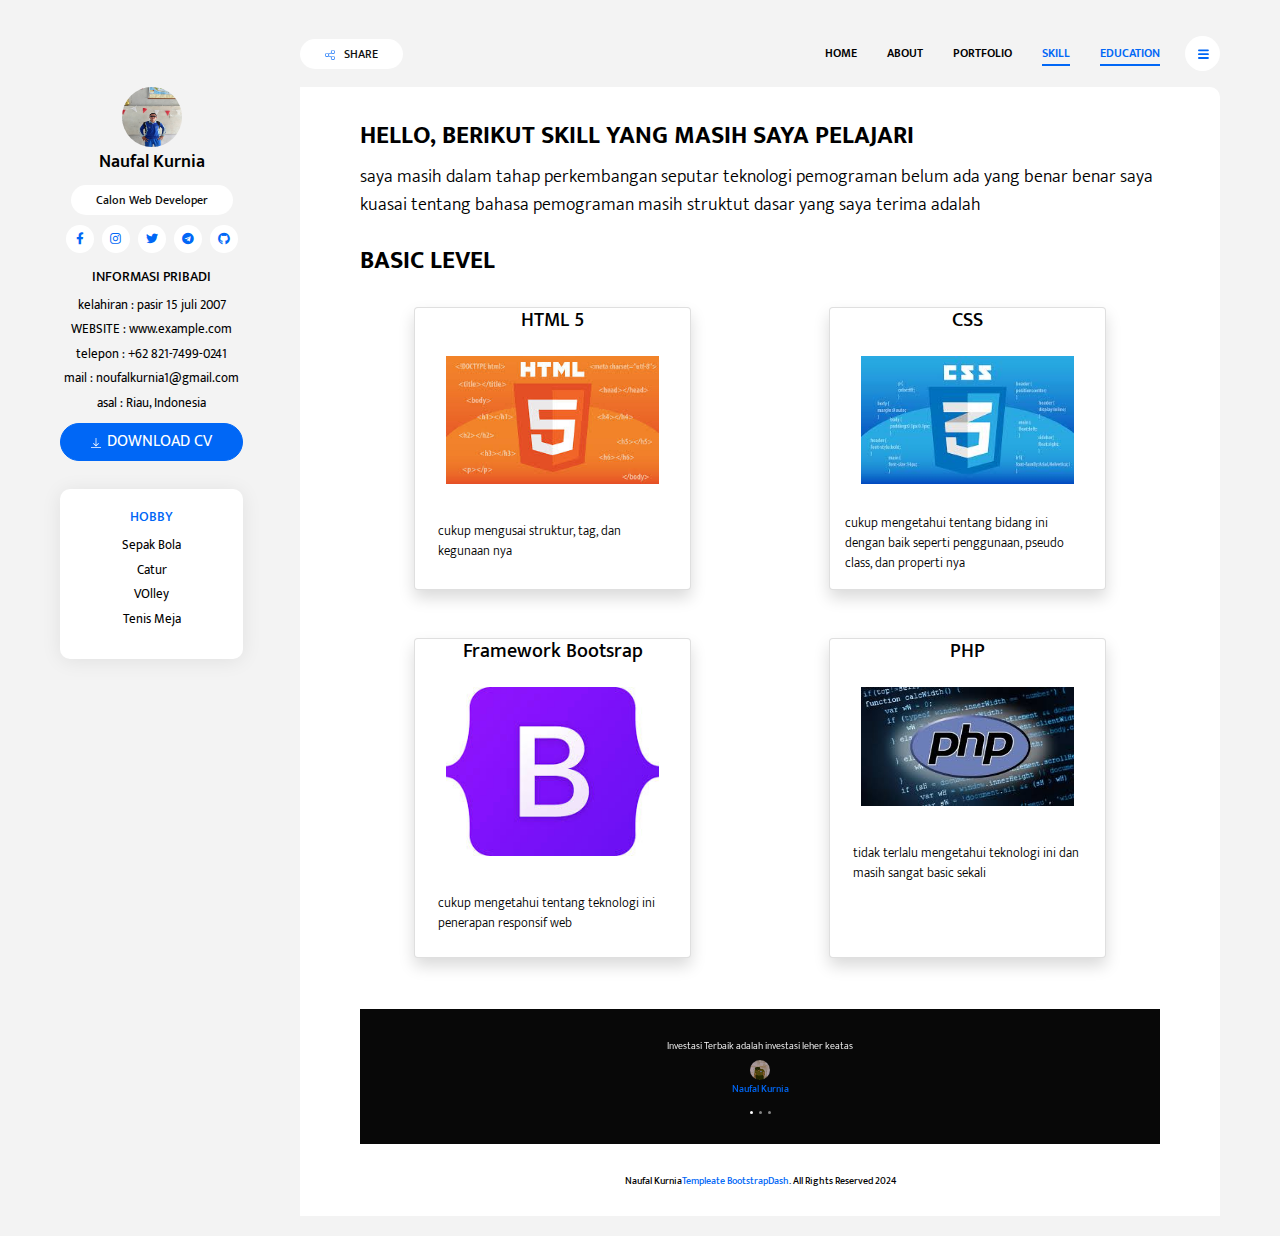
<file: experience.html>
<!DOCTYPE html>
<html lang="en">
  <head>
    <meta charset="UTF-8" />
    <meta name="viewport" content="width=device-width, initial-scale=1.0" />
    <meta http-equiv="X-UA-Compatible" content="ie=edge" />
    <title>Live Resume :: Portfolio</title>
    <link
      href="https://fonts.googleapis.com/css?family=Mukta:300,400,500,600,700&display=swap"
      rel="stylesheet"
    />
    <link
      rel="stylesheet"
      href="assets/vendors/@fortawesome/fontawesome-free/css/all.min.css"
    />
    <link rel="stylesheet" href="assets/css/live-resume.css" />
    <link rel="stylesheet" href="style.css">
  </head>

  <body>
    <header>
      <button class="btn btn-white btn-share ml-auto mr-3 ml-md-0 mr-md-auto">
        <img src="assets/images/share.svg" alt="share" class="btn-img" /> SHARE
      </button>
      <nav class="collapsible-nav" id="collapsible-nav">
        <a href="index.html" class="nav-link">HOME</a>
        <a href="about.html" class="nav-link">ABOUT</a>
        <a href="portfolio.html" class="nav-link">PORTFOLIO</a>
        <a href="experience.html" class="nav-link active">skill</a>
        <a href="education.html" class="nav-link active">Education</a>
        <a href="contact.html" class="nav-link">CONTACT</a>
      </nav>
      <button
        class="btn btn-menu-toggle btn-white rounded-circle"
        data-toggle="collapsible-nav"
        data-target="collapsible-nav"
      >
        <img src="assets/images/hamburger.svg" alt="hamburger" />
      </button>
    </header>
    <div class="content-wrapper">
      <aside>
        <div class="profile-img-wrapper">
          <img src="assets/images/bio9.jpg" alt="profile" />
        </div>
        <h1 class="profile-name">Naufal Kurnia</h1>
        <div class="text-center">
          <span class="badge badge-white badge-pill profile-designation"
            >Calon Web Developer</span
          >
        </div>
        <nav class="social-links">
          <a href="#!" class="social-link"><i class="fab fa-facebook-f"></i></a>
          <a href="#!" class="social-link"><i class="fab fa-instagram"></i></a>
          <a href="#!" class="social-link"><i class="fab fa-twitter"></i></a>
          <a href="#!" class="social-link"><i class="fab fa-telegram"></i></a>
          <a href="#!" class="social-link"><i class="fab fa-github"></i></a>
        </nav>
        <div class="widget">
          <h5 class="widget-title">Informasi Pribadi</h5>
          <div class="widget-content">
            <p>kelahiran : pasir 15 juli 2007</p>
            <p>WEBSITE : www.example.com</p>
            <p>telepon : +62 821-7499-0241</p>
            <p>mail : noufalkurnia1@gmail.com</p>
            <p>asal : Riau, Indonesia</p>
            <button class="btn btn-download-cv btn-primary rounded-pill">
              <img
                src="assets/images/download.svg"
                alt="download"
                class="btn-img"
              />DOWNLOAD CV
            </button>
          </div>
        </div>
        <div class="widget card">
          <div class="card-body">
            <div class="widget-content">
              <h5 class="widget-title card-title">HoBBy</h5>
              <p>Sepak Bola</p>
              <p>Catur</p>
              <p>VOlley</p>
              <p>Tenis Meja</p>
            </div>
          </div>
        </div>
      </aside>
      <main>
        <section class="intro-section">
          <h2 class="section-title">
            Hello, berikut skill yang masih saya pelajari
          </h2>
          <p class="fs-1">
            saya masih dalam tahap perkembangan seputar teknologi pemograman
            belum ada yang benar benar saya kuasai tentang bahasa pemograman
            masih struktut dasar yang saya terima adalah
          </p>
        </section>
        <section class="blog-section">
          <h2 class="section-title">Basic Level</h2>

          <div class="blog-posts-wrapper row justify-content-center">

            <div class="card col-lg-4 shadow">
              <h5 class="text-center">HTML 5</h5>
              <a href="#!" class="blog-post-link">
                <img
                  src="assets/images/htmljfif.jfif"
                  alt="news 2"
                  class="blog-post-thumbnail p-3"
                />
              </a>
              <p class="p-2">cukup mengusai struktur, tag, dan kegunaan nya </p>
            </div>

            <div class="col-lg-2"></div>

            <div class="card col-lg-4 shadow">
              <h5 class="text-center">CSS</h5>
              <a href="#!" class="blog-post-link">
                <img
                  src="assets/images/css.jfif"
                  alt="news 2"
                  class="blog-post-thumbnail p-3"
                />
              </a>
              <p class="">cukup mengetahui tentang bidang ini dengan baik seperti penggunaan, pseudo class, dan properti nya</p>
            </div>

          </div>

          <div class="blog-posts-wrapper row justify-content-center mt-5 ">

            <div class="card col-lg-4 shadow">
            <h5 class="text-center">Framework Bootsrap</h5>
            <a href="#!" class="blog-post-link">
              <img
                src="assets/images/bootstrp.jfif"
                alt="news 2"
                class="blog-post-thumbnail p-3"
              />
            </a>
            <p class="p-2">cukup mengetahui tentang teknologi ini  penerapan responsif web </p>
          </div>

            <div class="col-lg-2"></div>

            <div class="card col-lg-4 shadow">
              <h5 class="text-center">PHP</h5>
              <a href="#!" class="blog-post-link">
                <img
                  src="assets/images/php.jfif"
                  alt="news 2"
                  class="blog-post-thumbnail p-3"
                />
              </a>
              <p class="p-2">tidak terlalu mengetahui teknologi ini dan masih sangat basic sekali</p>
            </div>

          </div>
        </section>
        <section class="testimonial-section">
          <div
            id="testimonialCarousel"
            class="testimonial-carousel carousel slide"
            data-ride="carousel"
          >
            <div class="carousel-inner">
              <div class="carousel-item active">
                <p class="testimonial-content">
                  Investasi Terbaik adalah investasi leher keatas
                </p>
                <img
                  src="assets/images/fotobio4.jpg"
                  alt="profile"
                  class="testimonial-img"
                />
                <p class="testimonial-name">Naufal Kurnia</p>
              </div>
              <div class="carousel-item">
                <p class="testimonial-content">
                  Nakal boleh, Jahat jangan apalagi sampai Narkoba.
                </p>
                <img
                  src="assets/images/fotobio2.jpg"
                  alt="profile"
                  class="testimonial-img"
                />
                <p class="testimonial-name">Naufal Kurnia</p>
              </div>
              <div class="carousel-item">
                <p class="testimonial-content">
                  100 Karya Belum Tentu Di minati apalagi jika anda tidak
                  Berkarya, maka Berkaryalah
                </p>
                <img
                  src="assets/images/fotobio.jpg"
                  alt="profile"
                  class="testimonial-img"
                />
                <p class="testimonial-name">Naufal Kurnia</p>
              </div>
            </div>
            <ol class="carousel-indicators">
              <li
                data-target="#testimonialCarousel"
                data-slide-to="0"
                class="active"
              ></li>
              <li data-target="#testimonialCarousel" data-slide-to="1"></li>
              <li data-target="#testimonialCarousel" data-slide-to="2"></li>
            </ol>
          </div>
        </section>

        <footer>
          Naufal Kurnia<a
            href="https://www.bootstrapdash.com"
            target="_blank"
            rel="noopener noreferrer"
            >Templeate BootstrapDash</a
          >. All Rights Reserved 2024
        </footer>
      </main>
    </div>
    <script src="assets/vendors/jquery/dist/jquery.min.js"></script>
    <script src="assets/vendors/@popperjs/core/dist/umd/popper-base.min.js"></script>
    <script src="assets/vendors/bootstrap/dist/js/bootstrap.min.js"></script>
    <script src="assets/vendors/entry/jq.entry.min.js"></script>
    <script src="assets/js/live-resume.js"></script>
  </body>
</html>
</file>
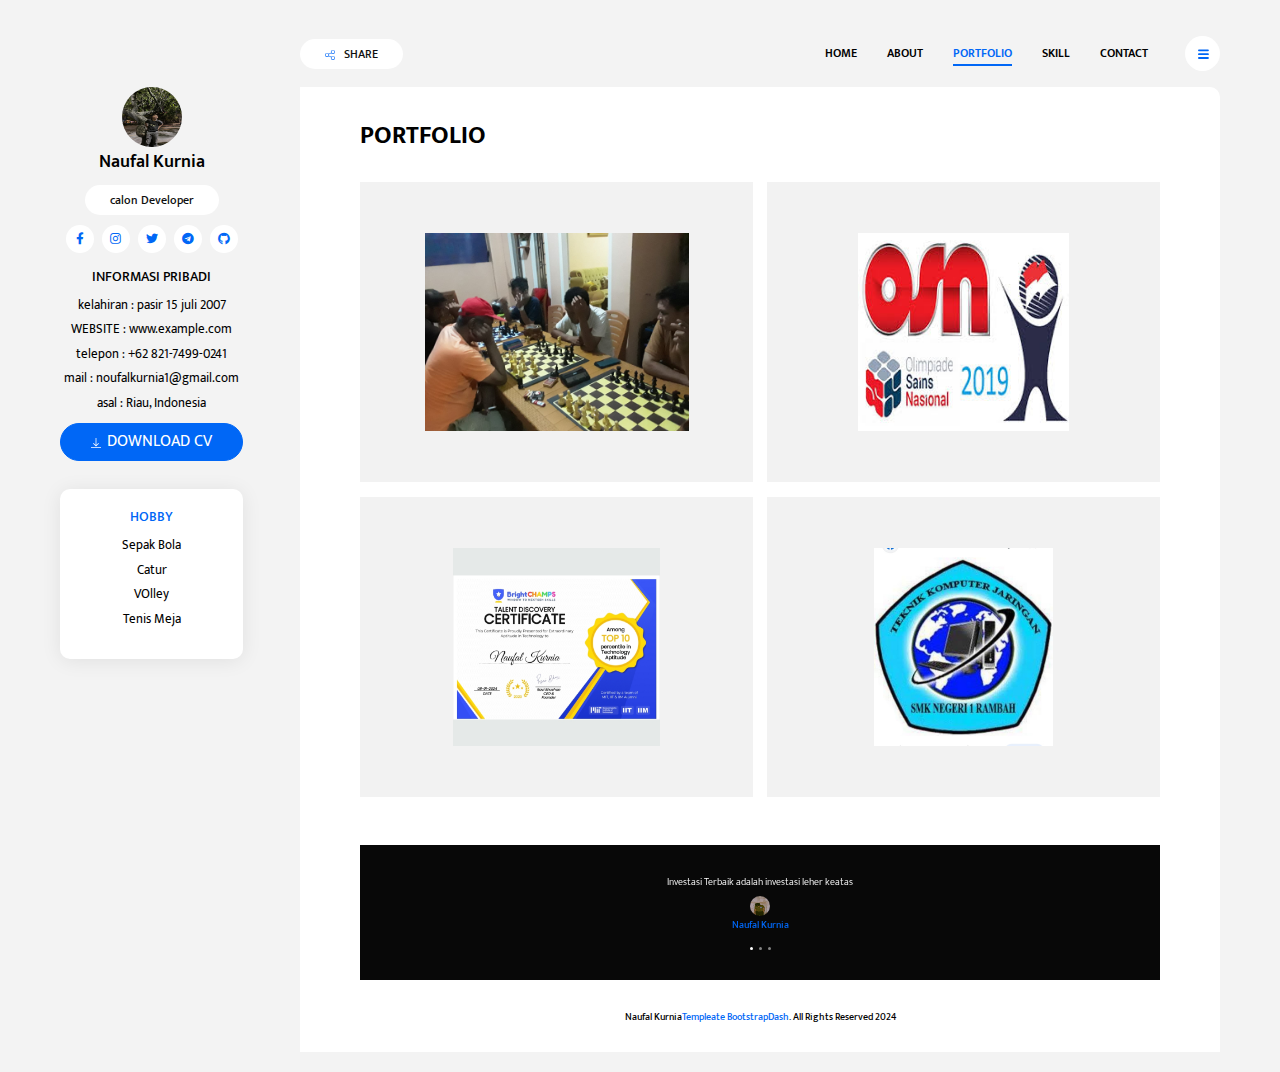
<file: portfolio.html>
<!DOCTYPE html>
<html lang="en">

<head>
    <meta charset="UTF-8">
    <meta name="viewport" content="width=device-width, initial-scale=1.0">
    <meta http-equiv="X-UA-Compatible" content="ie=edge">
    <title>Live Resume :: Resume</title>
    <link href="https://fonts.googleapis.com/css?family=Mukta:300,400,500,600,700&display=swap" rel="stylesheet">
    <link rel="stylesheet" href="assets/vendors/@fortawesome/fontawesome-free/css/all.min.css">
    <link rel="stylesheet" href="assets/css/live-resume.css">
    <link rel="stylesheet" href="style.css">
</head>

<body>
    <header>
        <button class="btn btn-white btn-share ml-auto mr-3 ml-md-0 mr-md-auto"><img src="assets/images/share.svg" alt="share" class="btn-img">
            SHARE</button>
        <nav class="collapsible-nav" id="collapsible-nav">
            <a href="index.html" class="nav-link">HOME</a>
            <a href="about.html" class="nav-link">ABOUT</a>
            <a href="portfolio.html" class="nav-link active">PORTFOLIO</a>
            <a href="experience.html" class="nav-link">skill</a>
            <a href="contact.html" class="nav-link">CONTACT</a>        
        </nav>
        <button class="btn btn-menu-toggle btn-white rounded-circle" data-toggle="collapsible-nav"
            data-target="collapsible-nav"><img src="assets/images/hamburger.svg" alt="hamburger"></button>
    </header>
    <div class="content-wrapper">
        <aside>
            <div class="profile-img-wrapper">
                <img src="assets/images/fotobio.jpg" alt="profile">
            </div>
            <h1 class="profile-name">Naufal Kurnia</h1>
            <div class="text-center">
                <span class="badge badge-white badge-pill profile-designation">calon Developer</span>
            </div>
            <nav class="social-links">
                <a href="#!" class="social-link"><i class="fab fa-facebook-f"></i></a>
                <a href="#!" class="social-link"><i class="fab fa-instagram"></i></a>
                <a href="#!" class="social-link"><i class="fab fa-twitter"></i></a>
                <a href="#!" class="social-link"><i class="fab fa-telegram"></i></a>
                <a href="#!" class="social-link"><i class="fab fa-github"></i></a>
            </nav>
            <div class="widget">
                <h5 class="widget-title">Informasi Pribadi</h5>
                <div class="widget-content">
                    <p>kelahiran : pasir 15 juli 2007</p>
                    <p>WEBSITE : www.example.com</p>
                    <p>telepon : +62 821-7499-0241</p>
                    <p>mail : noufalkurnia1@gmail.com</p>
                    <p>asal : Riau, Indonesia</p>
                    <button class="btn btn-download-cv btn-primary rounded-pill"> <img src="assets/images/download.svg" alt="download"
                        class="btn-img">DOWNLOAD CV </button>
                </div>
            </div>
            <div class="widget card">
                <div class="card-body">
                    <div class="widget-content">
                        <h5 class="widget-title card-title">HoBBy</h5>
                        <p>Sepak Bola</p>
                        <p>Catur</p>
                        <p>VOlley</p>
                        <p>Tenis Meja</p>
                    </div>
                </div>
            </div>
        </aside>
        <main>
            <section class="portfolio-section">
                <h2 class="section-title">PORTFOLIO</h2>
                
                <div class="portfolio-wrapper">
                    <figure class="portfolio-item hover-box">
                        <img src="assets/images/portoflio/catur" alt="project" class="portfolio-item-img">
                        <figcaption class="portfolio-item-details overlay">
                            <h5 class="portfolio-item-title">Lomba Catur 2023</h5>
                            <p class="portfolio-item-description">pernah berpartisipasi di ajang club catur tingkat kecamatan sayang nya menerima kekalahan di putaran ke 2 </p>
                        </figcaption>
                    </figure>
                    <figure class="portfolio-item hover-box">
                        <img src="assets/images/portoflio/sains.jfif" alt="project" class="portfolio-item-img">
                        <figcaption class="portfolio-item-details overlay">
                            <h5 class="portfolio-item-title">Olimpiade sains 2019</h5>
                            <p class="portfolio-item-description">pernah ikut berpatisipasi sebagai peserta olimpiade tingkat kabupaten rokan hulu antar sekolah menengah pertama sayang nya perlombaan di hentikan karena pandemi covic 19</p>
                        </figcaption>
                    </figure>
                    <figure class="portfolio-item hover-box">
                        <img src="assets/images/portoflio/sertifikat" alt="project" class="portfolio-item-img">
                        <figcaption class="portfolio-item-details overlay">
                            <h5 class="portfolio-item-title">Program coding gratis</h5>
                            <p class="portfolio-item-description">Pernah mengikuti program belajar coding beberapa kali di brigthchamps </p>
                        </figcaption>
                    </figure>
                    <figure class="portfolio-item hover-box">
                        <img src="assets/images/portoflio/logokjt" alt="project" class="portfolio-item-img">
                        <figcaption class="portfolio-item-details overlay">
                            <h5 class="portfolio-item-title">Rakit Pc</h5>
                            <p class="portfolio-item-description">pernah mengikuti lomba perakitan personal computer di sekolah sekarang smk n 1 rambah sayang nya tidak ada dokumentasi pendukung dan juga meraih juara 1 kala itu</p>
                        </figcaption>
                    </figure>
                </div>

            </section>
            <section class="testimonial-section">
                <div id="testimonialCarousel" class="testimonial-carousel carousel slide" data-ride="carousel">
                    <div class="carousel-inner">
                        <div class="carousel-item active">
                            <p class="testimonial-content">Investasi Terbaik adalah investasi leher keatas</p>
                            <img src="assets/images/fotobio4.jpg" alt="profile" class="testimonial-img">
                            <p class="testimonial-name">Naufal Kurnia</p>
                        </div>
                        <div class="carousel-item">
                            <p class="testimonial-content">Nakal boleh, Jahat jangan apalagi sampai Narkoba.</p>
                            <img src="assets/images/fotobio2.jpg" alt="profile" class="testimonial-img">
                            <p class="testimonial-name">Naufal Kurnia</p>
                        </div>
                        <div class="carousel-item">
                            <p class="testimonial-content">100 Karya Belum Tentu Di minati apalagi jika anda tidak Berkarya, maka Berkaryalah</p>
                            <img src="assets/images/fotobio.jpg" alt="profile" class="testimonial-img">
                            <p class="testimonial-name">Naufal Kurnia</p>
                        </div>
                    </div>
                    <ol class="carousel-indicators">
                        <li data-target="#testimonialCarousel" data-slide-to="0" class="active"></li>
                        <li data-target="#testimonialCarousel" data-slide-to="1"></li>
                        <li data-target="#testimonialCarousel" data-slide-to="2"></li>
                    </ol>
                </div>
            </section>

            <footer>Naufal Kurnia<a href="https://www.bootstrapdash.com" target="_blank" rel="noopener noreferrer">Templeate BootstrapDash</a>. All Rights Reserved 2024</footer>
        </main>
    </div>
    <script src="assets/vendors/jquery/dist/jquery.min.js"></script>
    <script src="assets/vendors/@popperjs/core/dist/umd/popper-base.min.js"></script>
    <script src="assets/vendors/bootstrap/dist/js/bootstrap.min.js"></script>
    <script src="assets/vendors/entry/jq.entry.min.js"></script>
    <script src="assets/js/live-resume.js"></script>
</body>

</html>
</file>
<file: style.css>
/* Ukuran font default */


/* responsif layar dekstrop */
@media (min-width: 1025px) {
/* index */
.fs-1 {
    font-size: 18px;
}
    .time-line-item-title {
        font-size: 18px !important;
    }

    .time-line-item-subtitle, .time-line-item-content {
        font-size: 14px !important
    }

    /* about */
    .services-section .service-description {
        font-size: 14px !important;
    }

/* portofolio */
    .portfolio-wrapper .portfolio-item .portfolio-item-title {
        font-size: 16px;
    }

    .portfolio-wrapper .portfolio-item .portfolio-item-description {
        font-size: 14px;
    }
}

/* responsif layar mobile */
@media (max-width: 1024) {
    /* about */
    .resume-section .list-unstyled .row {
        font-size: 14px;
    }
}
</file>
